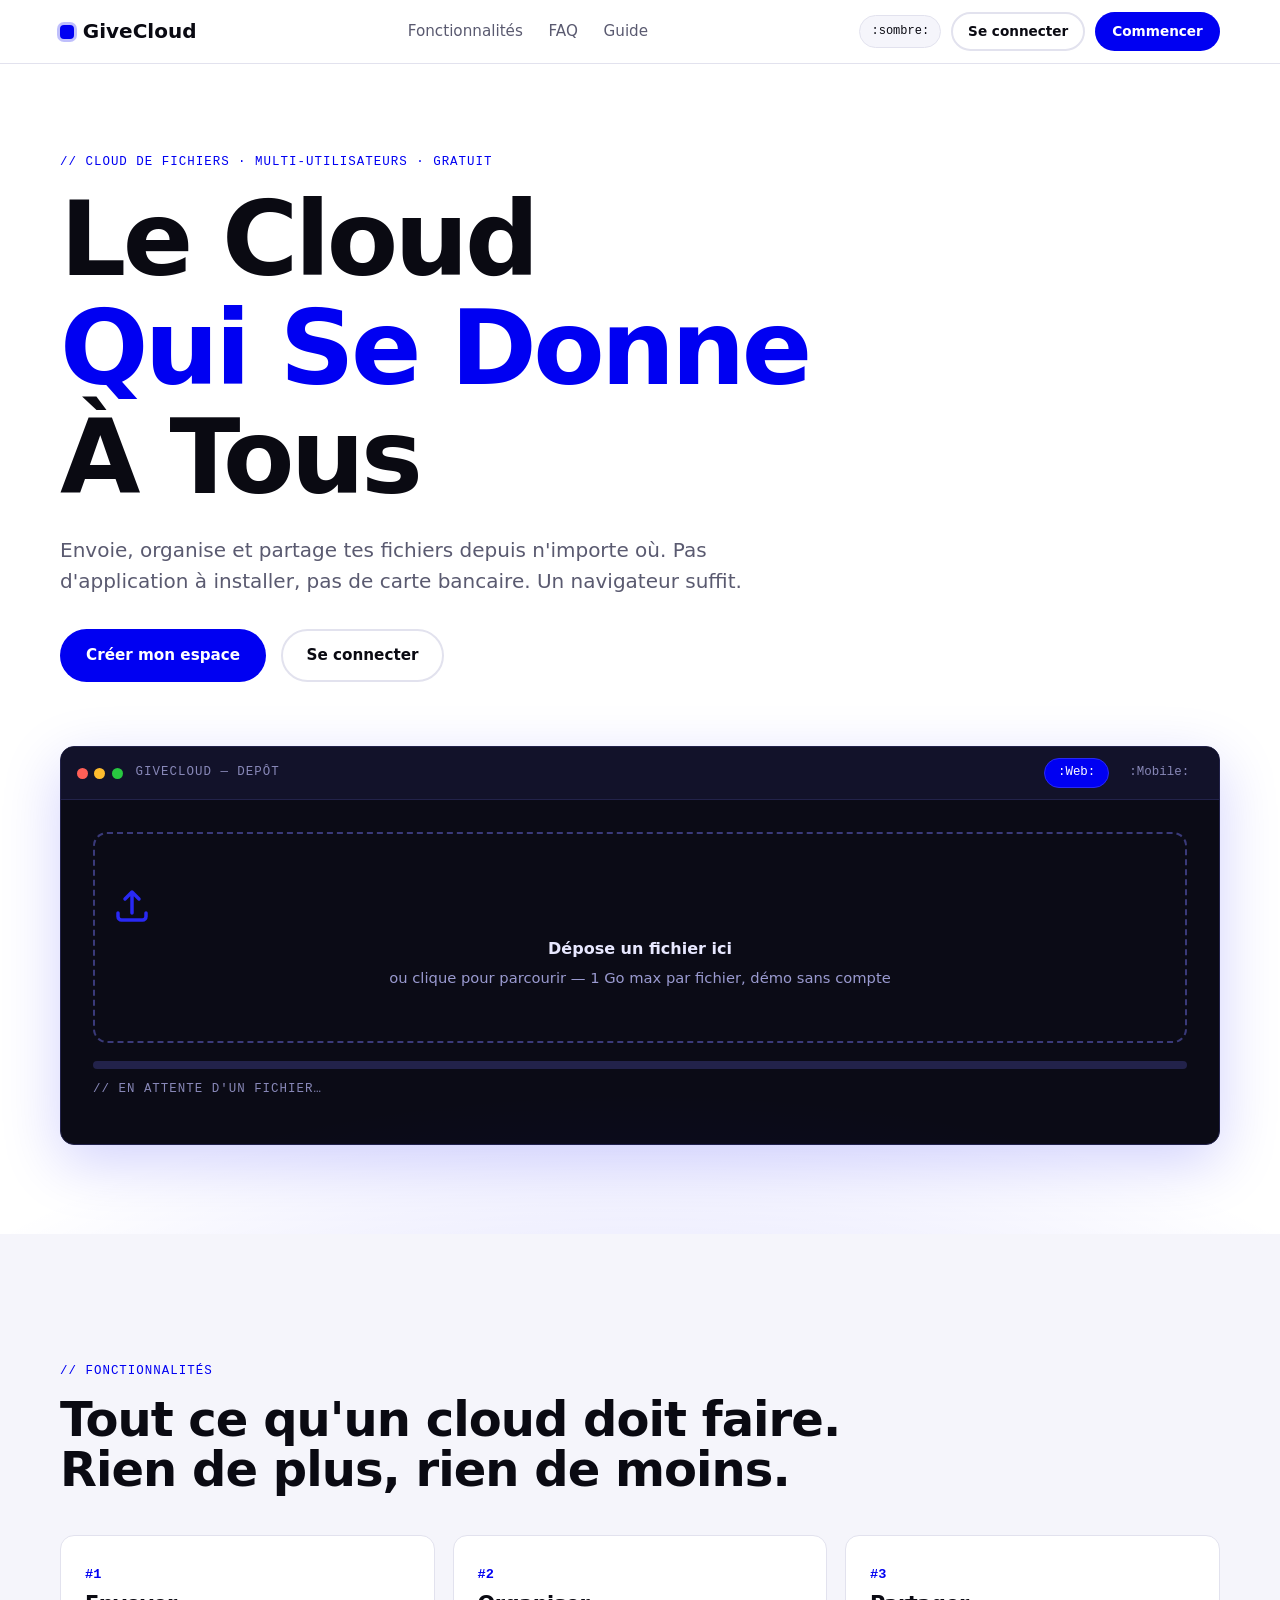
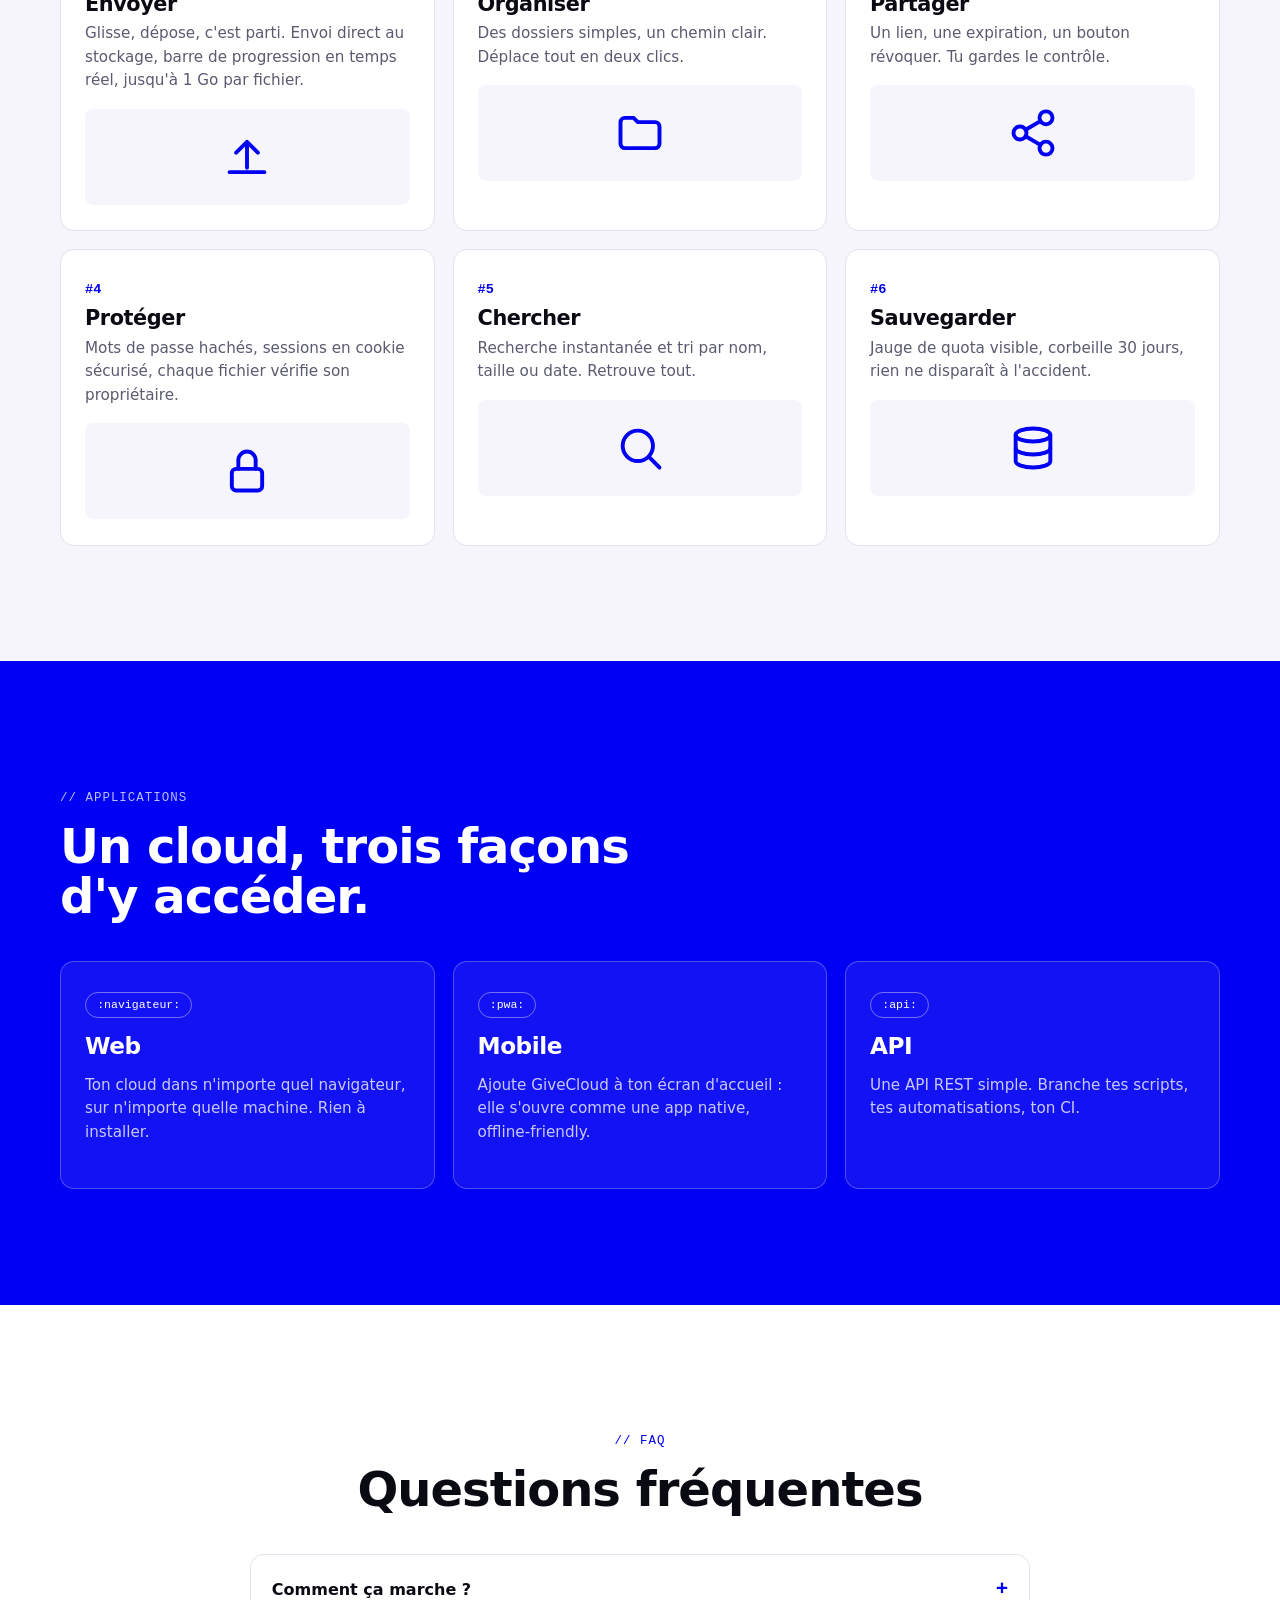
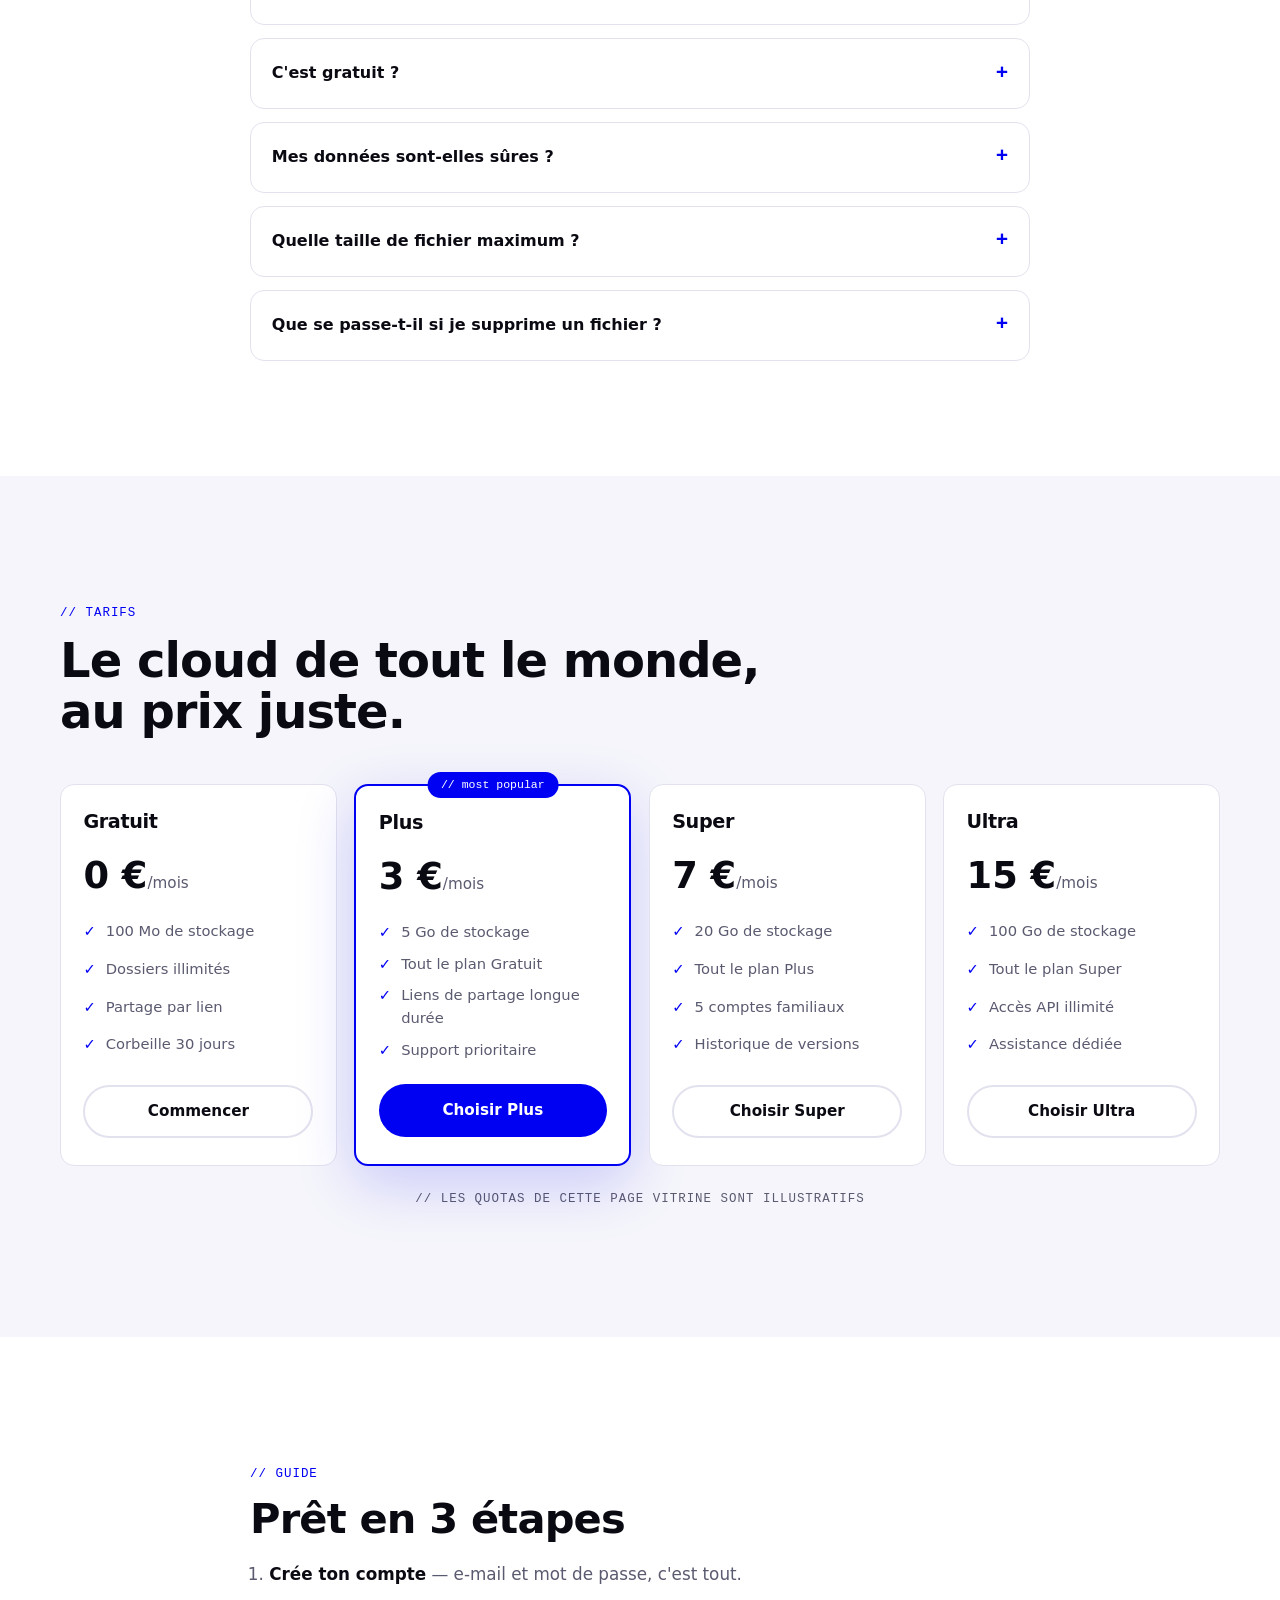
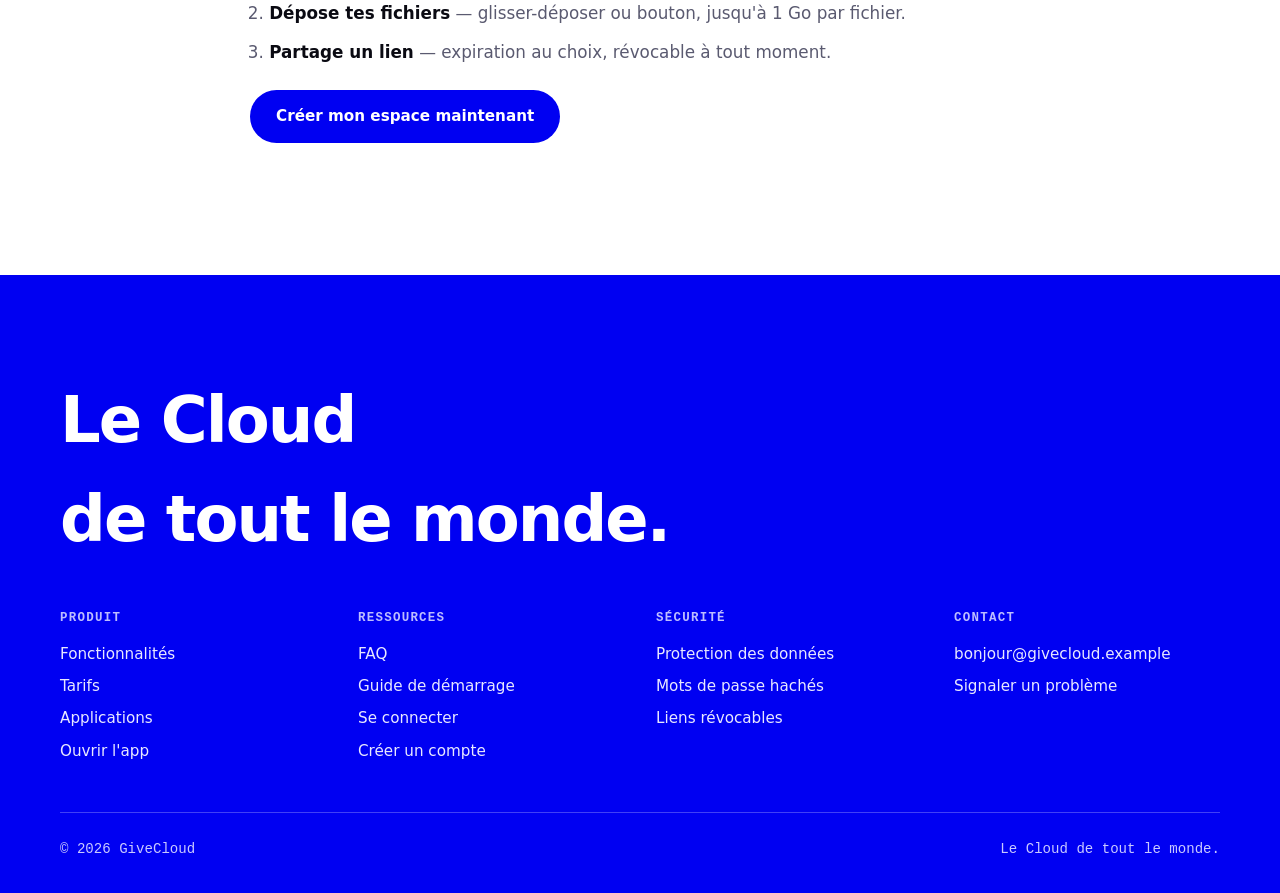
<file: frontend/index.html>
<!DOCTYPE html>
<html lang="fr" data-theme="clair">
<head>
  <meta charset="UTF-8">
  <meta name="viewport" content="width=device-width, initial-scale=1">
  <meta name="theme-color" content="#0000f2">
  <!-- CSP stricte : uniquement nos ressources + Google Fonts. Aucun script externe. -->
  <meta http-equiv="Content-Security-Policy" content="default-src 'self'; script-src 'self'; style-src 'self' 'unsafe-inline' https://fonts.googleapis.com; font-src https://fonts.gstatic.com; img-src 'self' data:; connect-src 'self'; object-src 'none'; base-uri 'none'; form-action 'self'; frame-ancestors 'none'">
  <meta name="description" content="GiveCloud — le cloud de stockage de fichiers qui se donne à tous. Envoyer, organiser, partager. Gratuit.">
  <title>GiveCloud — Le cloud qui se donne à tous</title>
  <link rel="preconnect" href="https://fonts.googleapis.com">
  <link rel="preconnect" href="https://fonts.gstatic.com" crossorigin>
  <link href="https://fonts.googleapis.com/css2?family=Space+Grotesk:wght@400;500;700&family=JetBrains+Mono:wght@400;600&display=swap" rel="stylesheet">
  <link rel="stylesheet" href="css/style.css">
  <link rel="icon" href="data:image/svg+xml,%3Csvg xmlns='http://www.w3.org/2000/svg' viewBox='0 0 32 32'%3E%3Crect width='32' height='32' rx='8' fill='%230000f2'/%3E%3Cpath d='M8 18c0-4.4 3.6-8 8-8s8 3.6 8 8' stroke='white' stroke-width='3' fill='none' stroke-linecap='round'/%3E%3Ccircle cx='16' cy='22' r='3' fill='white'/%3E%3C/svg%3E">
</head>
<body>

  <!-- ═════════ Navigation sticky ═════════ -->
  <header class="nav">
    <div class="conteneur nav-inner">
      <a class="nav-logo" href="index.html">
        <span class="pastille" aria-hidden="true"></span>GiveCloud
      </a>
      <nav class="nav-liens" aria-label="Navigation principale">
        <a href="#fonctionnalites">Fonctionnalités</a>
        <a href="#faq">FAQ</a>
        <a href="#guide">Guide</a>
      </nav>
      <div class="nav-actions">
        <button class="bascule-theme" id="btn-theme" type="button" aria-label="Basculer le mode sombre">:thème:</button>
        <a class="btn btn-contour btn-petit" href="login.html">Se connecter</a>
        <a class="btn btn-bleu btn-petit" href="login.html?mode=inscription">Commencer</a>
        <button class="nav-burger" id="btn-burger" type="button" aria-label="Ouvrir le menu" aria-expanded="false">☰</button>
      </div>
    </div>
  </header>
  <div class="menu-mobile" id="menu-mobile">
    <a href="#fonctionnalites">Fonctionnalités</a>
    <a href="#applications">Applications</a>
    <a href="#faq">FAQ</a>
    <a href="#tarifs">Tarifs</a>
    <a href="login.html">Se connecter</a>
    <a href="login.html?mode=inscription"><strong>Commencer</strong></a>
  </div>

  <main>
    <!-- ═════════ Hero plein écran ═════════ -->
    <section class="hero">
      <div class="conteneur">
        <p class="label-mono">// cloud de fichiers · multi-utilisateurs · gratuit</p>
        <h1 class="hero-titre">
          Le Cloud<br>
          <span class="ligne2">Qui Se Donne</span><br>
          À Tous
        </h1>
        <p class="hero-sous">
          Envoie, organise et partage tes fichiers depuis n'importe où.
          Pas d'application à installer, pas de carte bancaire. Un navigateur suffit.
        </p>
        <div class="hero-ctas">
          <a class="btn btn-bleu" href="login.html?mode=inscription">Créer mon espace</a>
          <a class="btn btn-contour" href="login.html">Se connecter</a>
        </div>

        <!-- Carte façon terminal avec onglets :Web: :Mobile: et démo upload -->
        <div class="terminal reveler" role="region" aria-label="Démonstration de l'interface">
          <div class="terminal-barre">
            <div class="terminal-pastilles" aria-hidden="true"><span></span><span></span><span></span></div>
            <span class="label-mono" style="color:#8888b8">givecloud — depôt</span>
            <div class="terminal-onglets" role="tablist" aria-label="Type d'appareil">
              <button class="terminal-onglet" role="tab" id="tab-web" aria-selected="true" aria-controls="panneau-web" type="button">:Web:</button>
              <button class="terminal-onglet" role="tab" id="tab-mobile" aria-selected="false" aria-controls="panneau-mobile" type="button">:Mobile:</button>
            </div>
          </div>
          <div class="terminal-corps">
            <div id="panneau-web" role="tabpanel" aria-labelledby="tab-web">
              <div class="zone-depot" id="zone-depot-demo">
                <div class="ico" aria-hidden="true">
                  <svg width="42" height="42" viewBox="0 0 24 24" fill="none" stroke="currentColor" stroke-width="2" stroke-linecap="round"><path d="M12 16V4m0 0l-4 4m4-4l4 4"/><path d="M4 16v2a2 2 0 002 2h12a2 2 0 002-2v-2"/></svg>
                </div>
                <strong>Dépose un fichier ici</strong>
                <p>ou clique pour parcourir — 1 Go max par fichier, démo sans compte</p>
                <input type="file" id="input-demo" class="sr-only" aria-hidden="true" tabindex="-1">
              </div>
              <div class="barre-progression" role="progressbar" aria-label="Progression de la démonstration" aria-valuemin="0" aria-valuemax="100" aria-valuenow="0"><div id="barre-demo"></div></div>
              <p id="statut-demo" class="label-mono" style="color:#8888b8; margin-top:.7rem">// en attente d'un fichier…</p>
            </div>
            <div id="panneau-mobile" role="tabpanel" aria-labelledby="tab-mobile" hidden>
              <div class="zone-depot">
                <div class="ico" aria-hidden="true">
                  <svg width="42" height="42" viewBox="0 0 24 24" fill="none" stroke="currentColor" stroke-width="2" stroke-linecap="round"><rect x="7" y="2" width="10" height="20" rx="2"/><circle cx="12" cy="18" r="1" fill="currentColor"/></svg>
                </div>
                <strong>Même chose, dans ta poche</strong>
                <p>GiveCloud fonctionne comme une app : ajoute la page à ton écran d'accueil (PWA).</p>
                <p style="color:#6a6a9a">// le glisser-déposer devient « partager vers GiveCloud »</p>
              </div>
            </div>
          </div>
        </div>
      </div>
    </section>

    <!-- ═════════ Fonctionnalités ═════════ -->
    <section class="section section-alt" id="fonctionnalites">
      <div class="conteneur">
        <p class="label-mono reveler">// fonctionnalités</p>
        <h2 class="reveler" style="font-size:clamp(1.9rem,4.5vw,3rem)">Tout ce qu'un cloud doit faire.<br>Rien de plus, rien de moins.</h2>
        <div class="grille-features" style="margin-top:2.5rem">

          <article class="carte-feature reveler">
            <span class="num">#1</span>
            <h3>Envoyer</h3>
            <p>Glisse, dépose, c'est parti. Envoi direct au stockage, barre de progression en temps réel, jusqu'à 1 Go par fichier.</p>
            <div class="illu" aria-hidden="true">
              <svg width="52" height="52" viewBox="0 0 24 24" fill="none" stroke="currentColor" stroke-width="1.8" stroke-linecap="round"><path d="M12 17V5m0 0l-5 5m5-5l5 5"/><path d="M4 19h16"/></svg>
            </div>
          </article>

          <article class="carte-feature reveler">
            <span class="num">#2</span>
            <h3>Organiser</h3>
            <p>Des dossiers simples, un chemin clair. Déplace tout en deux clics.</p>
            <div class="illu" aria-hidden="true">
              <svg width="52" height="52" viewBox="0 0 24 24" fill="none" stroke="currentColor" stroke-width="1.8" stroke-linecap="round"><path d="M3 7a2 2 0 012-2h4l2 2h8a2 2 0 012 2v8a2 2 0 01-2 2H5a2 2 0 01-2-2V7z"/></svg>
            </div>
          </article>

          <article class="carte-feature reveler">
            <span class="num">#3</span>
            <h3>Partager</h3>
            <p>Un lien, une expiration, un bouton révoquer. Tu gardes le contrôle.</p>
            <div class="illu" aria-hidden="true">
              <svg width="52" height="52" viewBox="0 0 24 24" fill="none" stroke="currentColor" stroke-width="1.8" stroke-linecap="round"><circle cx="18" cy="5" r="3"/><circle cx="6" cy="12" r="3"/><circle cx="18" cy="19" r="3"/><path d="M8.6 13.5l6.8 4M15.4 6.5l-6.8 4"/></svg>
            </div>
          </article>

          <article class="carte-feature reveler">
            <span class="num">#4</span>
            <h3>Protéger</h3>
            <p>Mots de passe hachés, sessions en cookie sécurisé, chaque fichier vérifie son propriétaire.</p>
            <div class="illu" aria-hidden="true">
              <svg width="52" height="52" viewBox="0 0 24 24" fill="none" stroke="currentColor" stroke-width="1.8" stroke-linecap="round"><rect x="5" y="11" width="14" height="10" rx="2"/><path d="M8 11V7a4 4 0 018 0v4"/></svg>
            </div>
          </article>

          <article class="carte-feature reveler">
            <span class="num">#5</span>
            <h3>Chercher</h3>
            <p>Recherche instantanée et tri par nom, taille ou date. Retrouve tout.</p>
            <div class="illu" aria-hidden="true">
              <svg width="52" height="52" viewBox="0 0 24 24" fill="none" stroke="currentColor" stroke-width="1.8" stroke-linecap="round"><circle cx="11" cy="11" r="7"/><path d="M21 21l-4.3-4.3"/></svg>
            </div>
          </article>

          <article class="carte-feature reveler">
            <span class="num">#6</span>
            <h3>Sauvegarder</h3>
            <p>Jauge de quota visible, corbeille 30 jours, rien ne disparaît à l'accident.</p>
            <div class="illu" aria-hidden="true">
              <svg width="52" height="52" viewBox="0 0 24 24" fill="none" stroke="currentColor" stroke-width="1.8" stroke-linecap="round"><ellipse cx="12" cy="6" rx="8" ry="3"/><path d="M4 6v6c0 1.7 3.6 3 8 3s8-1.3 8-3V6"/><path d="M4 12v6c0 1.7 3.6 3 8 3s8-1.3 8-3v-6"/></svg>
            </div>
          </article>

        </div>
      </div>
    </section>

    <!-- ═════════ Applications ═════════ -->
    <section class="section section-bleu" id="applications">
      <div class="conteneur">
        <p class="label-mono reveler">// applications</p>
        <h2 class="reveler" style="font-size:clamp(1.9rem,4.5vw,3rem)">Un cloud, trois façons<br>d'y accéder.</h2>
        <div class="grille-apps" style="margin-top:2.5rem">
          <article class="carte-app reveler">
            <span class="badge-plat">:navigateur:</span>
            <h3>Web</h3>
            <p>Ton cloud dans n'importe quel navigateur, sur n'importe quelle machine. Rien à installer.</p>
          </article>
          <article class="carte-app reveler">
            <span class="badge-plat">:pwa:</span>
            <h3>Mobile</h3>
            <p>Ajoute GiveCloud à ton écran d'accueil : elle s'ouvre comme une app native, offline-friendly.</p>
          </article>
          <article class="carte-app reveler">
            <span class="badge-plat">:api:</span>
            <h3>API</h3>
            <p>Une API REST simple. Branche tes scripts, tes automatisations, ton CI.</p>
          </article>
        </div>
      </div>
    </section>

    <!-- ═════════ FAQ ═════════ -->
    <section class="section" id="faq">
      <div class="conteneur">
        <p class="label-mono reveler" style="text-align:center">// faq</p>
        <h2 class="reveler" style="text-align:center; font-size:clamp(1.9rem,4.5vw,3rem); margin-bottom:2.5rem">Questions fréquentes</h2>
        <div class="faq-liste">
          <details class="faq-item reveler">
            <summary>Comment ça marche ?</summary>
            <div class="reponse">Tu crées un compte, tu déposes tes fichiers, ils sont stockés dans un espace chiffré en transit. Un petit serveur (API Vercel) s'occupe de l'authentification et de la validation, et les fichiers partent directement vers le stockage objet Cloudflare R2. Toi, tu vois juste une liste de fichiers.</div>
          </details>
          <details class="faq-item reveler">
            <summary>C'est gratuit ?</summary>
            <div class="reponse">Oui, l'offre Gratuit donne 100 Mo de stockage, des dossiers, du partage et la corbeille. Les offres Plus, Super et Ultra agrandissent le quota. Aucune carte bancaire n'est demandée pour commencer.</div>
          </details>
          <details class="faq-item reveler">
            <summary>Mes données sont-elles sûres ?</summary>
            <div class="reponse">Les mots de passe sont hachés (PBKDF2, sel unique), les sessions vivent en cookie HttpOnly sécurisé, et chaque requête vérifie que le fichier t'appartient bien. Le stockage est chez Cloudflare R2 (chiffrement en transit et au repos), protégé par leur infrastructure ; le service ne lit jamais tes mots de passe en clair.</div>
          </details>
          <details class="faq-item reveler">
            <summary>Quelle taille de fichier maximum ?</summary>
            <div class="reponse">1 Go par fichier (limite technique de stockage objet). La limite est vérifiée côté navigateur pour l'expérience, et côté serveur pour la sécurité — contourner le front ne sert à rien.</div>
          </details>
          <details class="faq-item reveler">
            <summary>Que se passe-t-il si je supprime un fichier ?</summary>
            <div class="reponse">Il part en corbeille pendant 30 jours : tu peux le restaurer à tout moment. Après 30 jours, il est définitivement purgé. Les liens de partage associés meurent avec lui.</div>
          </details>
        </div>
      </div>
    </section>

    <!-- ═════════ Tarifs ═════════ -->
    <section class="section section-alt" id="tarifs">
      <div class="conteneur">
        <p class="label-mono reveler">// tarifs</p>
        <h2 class="reveler" style="font-size:clamp(1.9rem,4.5vw,3rem)">Le cloud de tout le monde,<br>au prix juste.</h2>
        <div class="grille-tarifs" style="margin-top:3rem">

          <article class="carte-tarif reveler">
            <h3>Gratuit</h3>
            <p class="prix">0 €<span>/mois</span></p>
            <ul>
              <li>100 Mo de stockage</li>
              <li>Dossiers illimités</li>
              <li>Partage par lien</li>
              <li>Corbeille 30 jours</li>
            </ul>
            <a class="btn btn-contour" href="login.html?mode=inscription">Commencer</a>
          </article>

          <article class="carte-tarif populaire reveler">
            <span class="badge-populaire">// most popular</span>
            <h3>Plus</h3>
            <p class="prix">3 €<span>/mois</span></p>
            <ul>
              <li>5 Go de stockage</li>
              <li>Tout le plan Gratuit</li>
              <li>Liens de partage longue durée</li>
              <li>Support prioritaire</li>
            </ul>
            <a class="btn btn-bleu" href="login.html?mode=inscription">Choisir Plus</a>
          </article>

          <article class="carte-tarif reveler">
            <h3>Super</h3>
            <p class="prix">7 €<span>/mois</span></p>
            <ul>
              <li>20 Go de stockage</li>
              <li>Tout le plan Plus</li>
              <li>5 comptes familiaux</li>
              <li>Historique de versions</li>
            </ul>
            <a class="btn btn-contour" href="login.html?mode=inscription">Choisir Super</a>
          </article>

          <article class="carte-tarif reveler">
            <h3>Ultra</h3>
            <p class="prix">15 €<span>/mois</span></p>
            <ul>
              <li>100 Go de stockage</li>
              <li>Tout le plan Super</li>
              <li>Accès API illimité</li>
              <li>Assistance dédiée</li>
            </ul>
            <a class="btn btn-contour" href="login.html?mode=inscription">Choisir Ultra</a>
          </article>

        </div>
        <p class="label-mono reveler" style="text-align:center; margin-top:1.5rem; color:var(--muted)">// les quotas de cette page vitrine sont illustratifs</p>
      </div>
    </section>

    <!-- ═════════ Guide (ancre pour la nav) ═════════ -->
    <section class="section" id="guide">
      <div class="conteneur" style="max-width:780px">
        <p class="label-mono reveler">// guide</p>
        <h2 class="reveler" style="font-size:clamp(1.9rem,4.5vw,2.6rem)">Prêt en 3 étapes</h2>
        <ol class="reveler" style="color:var(--muted); font-size:1.05rem; display:grid; gap:.8rem; padding-left:1.2rem">
          <li><strong style="color:var(--fg)">Crée ton compte</strong> — e-mail et mot de passe, c'est tout.</li>
          <li><strong style="color:var(--fg)">Dépose tes fichiers</strong> — glisser-déposer ou bouton, jusqu'à 1 Go par fichier.</li>
          <li><strong style="color:var(--fg)">Partage un lien</strong> — expiration au choix, révocable à tout moment.</li>
        </ol>
        <p style="margin-top:1.6rem"><a class="btn btn-bleu reveler" href="login.html?mode=inscription">Créer mon espace maintenant</a></p>
      </div>
    </section>
  </main>

  <!-- ═════════ Footer imposant ═════════ -->
  <footer class="footer">
    <div class="conteneur">
      <p class="footer-slogan">Le Cloud<br>de tout le monde.</p>
      <div class="footer-cols">
        <div>
          <h4>Produit</h4>
          <a href="#fonctionnalites">Fonctionnalités</a>
          <a href="#tarifs">Tarifs</a>
          <a href="#applications">Applications</a>
          <a href="app.html">Ouvrir l'app</a>
        </div>
        <div>
          <h4>Ressources</h4>
          <a href="#faq">FAQ</a>
          <a href="#guide">Guide de démarrage</a>
          <a href="login.html">Se connecter</a>
          <a href="login.html?mode=inscription">Créer un compte</a>
        </div>
        <div>
          <h4>Sécurité</h4>
          <a href="#faq">Protection des données</a>
          <a href="#faq">Mots de passe hachés</a>
          <a href="#faq">Liens révocables</a>
        </div>
        <div>
          <h4>Contact</h4>
          <a href="mailto:bonjour@givecloud.example">bonjour@givecloud.example</a>
          <a href="#faq">Signaler un problème</a>
        </div>
      </div>
      <div class="footer-bas">
        <span>© 2026 GiveCloud</span>
        <span>Le Cloud de tout le monde.</span>
      </div>
    </div>
  </footer>

  <div class="toasts" id="toasts" aria-live="polite"></div>
  <script src="js/theme.js" defer></script>
  <script src="js/landing.js" defer></script>
</body>
</html>
</file>
<file: frontend/css/style.css>
/* ═══════════════════════════════════════════════════════════════
   GiveCloud — design system
   Insp : hermes-agent.nousresearch.com — bleu électrique #0000f2,
   titres géométriques très gras, labels monospace (#1, //, :label:)
   ═══════════════════════════════════════════════════════════════ */

/* ── Jetons de conception ── */
:root {
  --bleu: #0000f2;
  --bleu-clair: #3d3dff;
  --bleu-nuit: #00009e;
  --bleu-pale: #e8e8ff;
  --bg: #ffffff;
  --fg: #0a0a12;
  --muted: #5a5a70;
  --border: #e2e2ee;
  --surface: #f5f5fb;
  --surface-2: #ececf6;
  --rouge: #d9003a;
  --vert: #0a8f4a;
  --radius: 14px;
  --radius-petit: 8px;
  --ombre: 0 10px 40px rgba(10, 10, 30, 0.10);
  --ombre-forte: 0 18px 60px rgba(0, 0, 242, 0.18);
  --font-titre: 'Space Grotesk', 'Segoe UI', system-ui, sans-serif;
  --font-corps: 'Space Grotesk', 'Segoe UI', system-ui, sans-serif;
  --font-mono: 'JetBrains Mono', ui-monospace, 'Cascadia Mono', monospace;
  --nav-h: 64px;
}

[data-theme='sombre'] {
  --bg: #06060e;
  --fg: #f0f0f8;
  --muted: #9a9ab4;
  --border: #22223a;
  --surface: #0e0e1a;
  --surface-2: #16162a;
  --bleu-pale: #12123a;
  --ombre: 0 10px 40px rgba(0, 0, 0, 0.5);
}

/* ── Réinitialisation légère ── */
*, *::before, *::after { box-sizing: border-box; }
html { scroll-behavior: smooth; -webkit-text-size-adjust: 100%; }
body {
  margin: 0;
  font-family: var(--font-corps);
  background-color: var(--bg);
  background-image: var(--fond-image, none);
  background-attachment: fixed;
  background-repeat: no-repeat;
  color: var(--fg);
  line-height: 1.55;
  font-size: 16px;
}
img, svg { display: block; max-width: 100%; }
button, input, select, textarea { font: inherit; color: inherit; }
a { color: var(--bleu); text-decoration: none; }
a:hover { text-decoration: underline; }

/* Accessibilité : focus toujours visible */
:focus-visible {
  outline: 3px solid var(--bleu);
  outline-offset: 2px;
  border-radius: 4px;
}
.sr-only {
  position: absolute; width: 1px; height: 1px;
  padding: 0; margin: -1px; overflow: hidden;
  clip: rect(0 0 0 0); white-space: nowrap; border: 0;
}

/* ── Typographie ── */
h1, h2, h3 { font-family: var(--font-titre); font-weight: 700; line-height: 1.05; margin: 0 0 .5em; letter-spacing: -0.02em; }
.label-mono {
  font-family: var(--font-mono);
  font-size: .78rem;
  font-weight: 500;
  letter-spacing: .08em;
  text-transform: uppercase;
  color: var(--bleu);
}
[data-theme='sombre'] .label-mono { color: var(--bleu-clair); }
.section-bleu .label-mono { color: #bdbdff; }

/* ── Conteneurs ── */
.conteneur { width: min(1160px, 100% - 2.5rem); margin-inline: auto; }
.section { padding: clamp(4rem, 9vw, 7.5rem) 0; }
.section-bleu { background: var(--bleu); color: #fff; }
.section-bleu h2, .section-bleu h3 { color: #fff; }
.section-alt { background: var(--surface); }

/* ── Boutons ── */
.btn {
  display: inline-flex; align-items: center; justify-content: center; gap: .5rem;
  padding: .8rem 1.5rem;
  border-radius: 999px;
  border: 2px solid transparent;
  font-weight: 700;
  font-size: .95rem;
  cursor: pointer;
  transition: transform .15s ease, box-shadow .15s ease, background .15s ease, color .15s ease;
  text-decoration: none !important;
  white-space: nowrap;
}
.btn:active { transform: scale(.97); }
.btn-bleu { background: var(--bleu); color: #fff; }
.btn-bleu:hover { background: var(--bleu-clair); box-shadow: var(--ombre-forte); transform: translateY(-2px); }
.btn-blanc { background: #fff; color: var(--bleu); }
.btn-blanc:hover { box-shadow: 0 12px 36px rgba(255,255,255,.35); transform: translateY(-2px); }
.btn-contour { background: transparent; color: var(--fg); border-color: var(--border); }
.btn-contour:hover { border-color: var(--bleu); color: var(--bleu); }
.section-bleu .btn-contour { color: #fff; border-color: rgba(255,255,255,.4); }
.section-bleu .btn-contour:hover { border-color: #fff; background: rgba(255,255,255,.08); }
.btn-petit { padding: .45rem .95rem; font-size: .85rem; }
.btn-danger { background: var(--rouge); color: #fff; }
.btn-danger:hover { filter: brightness(1.12); }
.btn[disabled] { opacity: .55; cursor: not-allowed; transform: none !important; }

/* ── Navigation sticky ── */
.nav {
  position: sticky; top: 0; z-index: 100;
  height: var(--nav-h);
  background: color-mix(in srgb, var(--bg) 82%, transparent);
  backdrop-filter: blur(14px);
  -webkit-backdrop-filter: blur(14px);
  border-bottom: 1px solid var(--border);
}
.nav-inner {
  height: 100%;
  display: flex; align-items: center; justify-content: space-between;
  gap: 1rem;
}
.nav-logo {
  font-family: var(--font-titre);
  font-weight: 700; font-size: 1.25rem;
  color: var(--fg) !important;
  display: flex; align-items: center; gap: .55rem;
  text-decoration: none !important;
}
.nav-logo .pastille {
  width: 14px; height: 14px; border-radius: 4px;
  background: var(--bleu);
  box-shadow: 0 0 0 3px color-mix(in srgb, var(--bleu) 25%, transparent);
}
.nav-liens { display: none; gap: 1.6rem; align-items: center; }
.nav-liens a { color: var(--muted); font-weight: 500; font-size: .95rem; }
.nav-liens a:hover { color: var(--bleu); text-decoration: none; }
.nav-actions { display: flex; gap: .6rem; align-items: center; }
.nav-burger {
  display: inline-flex; background: none; border: 1px solid var(--border);
  border-radius: var(--radius-petit); padding: .45rem .6rem; cursor: pointer;
}
@media (min-width: 860px) {
  .nav-liens { display: flex; }
  .nav-burger { display: none; }
}
.menu-mobile {
  display: none;
  position: fixed; inset: var(--nav-h) 0 auto 0; z-index: 99;
  background: var(--bg);
  border-bottom: 1px solid var(--border);
  padding: 1rem 1.25rem 1.4rem;
  flex-direction: column; gap: .9rem;
  box-shadow: var(--ombre);
}
.menu-mobile.ouvert { display: flex; }
.menu-mobile a { color: var(--fg); font-weight: 600; }
/* Sur très petits écrans, on masque les boutons d'auth de la barre (ils restent dans le menu). */
@media (max-width: 560px) {
  .nav-actions .btn-contour,
  .nav-actions .btn-bleu { display: none; }
}

/* ── Bascule de thème ── */
.bascule-theme {
  background: var(--surface); border: 1px solid var(--border);
  border-radius: 999px; padding: .4rem .7rem; cursor: pointer;
  font-family: var(--font-mono); font-size: .75rem;
}
.bascule-theme:hover { border-color: var(--bleu); }

/* ── Hero ── */
.hero {
  min-height: calc(100svh - var(--nav-h));
  display: flex; flex-direction: column; justify-content: center;
  padding: clamp(2.5rem, 6vw, 5rem) 0 clamp(3rem, 7vw, 6rem);
  position: relative;
  overflow: hidden;
}
.hero::before {
  content: '';
  position: absolute; inset: auto -20% -55% -20%;
  height: 70%;
  background: radial-gradient(ellipse at center, color-mix(in srgb, var(--bleu) 16%, transparent), transparent 65%);
  pointer-events: none;
}
.hero-titre {
  font-size: clamp(2.6rem, 9vw, 6.5rem);
  font-weight: 700;
  letter-spacing: -0.035em;
  margin: 0 0 1.4rem;
}
.hero-titre .ligne2 { color: var(--bleu); }
.hero-sous {
  font-size: clamp(1.02rem, 2vw, 1.25rem);
  color: var(--muted);
  max-width: 56ch;
  margin: 0 0 2rem;
}
.hero-ctas { display: flex; flex-wrap: wrap; gap: .9rem; margin-bottom: clamp(2.5rem, 6vw, 4rem); }

/* ── Carte terminal (démo upload) ── */
.terminal {
  background: #0b0b16;
  border: 1px solid #22224a;
  border-radius: var(--radius);
  box-shadow: var(--ombre-forte);
  overflow: hidden;
  color: #e8e8ff;
}
.terminal-barre {
  display: flex; align-items: center; gap: .8rem;
  padding: .7rem 1rem;
  background: #12122a;
  border-bottom: 1px solid #22224a;
}
.terminal-pastilles { display: flex; gap: .4rem; }
.terminal-pastilles span { width: 11px; height: 11px; border-radius: 50%; }
.terminal-pastilles span:nth-child(1) { background: #ff5f57; }
.terminal-pastilles span:nth-child(2) { background: #febc2e; }
.terminal-pastilles span:nth-child(3) { background: #28c840; }
.terminal-onglets { display: flex; gap: .4rem; margin-left: auto; }
.terminal-onglet {
  font-family: var(--font-mono); font-size: .78rem;
  background: transparent; color: #8888b8;
  border: 1px solid transparent; border-radius: 999px;
  padding: .25rem .8rem; cursor: pointer;
}
.terminal-onglet[aria-selected='true'] {
  color: #fff; background: var(--bleu); border-color: var(--bleu-clair);
}
.terminal-corps { padding: clamp(1.2rem, 3vw, 2rem); }
.zone-depot {
  border: 2px dashed #3a3a7a;
  border-radius: var(--radius);
  padding: clamp(1.8rem, 5vw, 3.2rem) 1rem;
  text-align: center;
  transition: border-color .2s, background .2s;
}
.zone-depot.survol { border-color: var(--bleu-clair); background: rgba(61,61,255,.08); }
.zone-depot p { margin: .35rem 0 0; color: #9a9ad0; font-size: .92rem; }
.zone-depot .ico { margin: 0 auto .6rem; color: var(--bleu-clair); }
.barre-progression {
  height: 8px; border-radius: 999px; background: #22224a;
  overflow: hidden; margin-top: 1.1rem;
}
.barre-progression > div {
  height: 100%; width: 0%;
  background: linear-gradient(90deg, var(--bleu), #6a6aff);
  border-radius: 999px;
  transition: width .2s ease;
}

/* ── Grille de fonctionnalités ── */
.grille-features {
  display: grid; gap: 1.1rem;
  grid-template-columns: 1fr;
}
@media (min-width: 640px) { .grille-features { grid-template-columns: repeat(2, 1fr); } }
@media (min-width: 980px) { .grille-features { grid-template-columns: repeat(3, 1fr); } }
.carte-feature {
  background: var(--bg);
  border: 1px solid var(--border);
  border-radius: var(--radius);
  padding: 1.6rem 1.5rem;
  transition: transform .2s ease, box-shadow .2s ease, border-color .2s ease;
}
.carte-feature:hover {
  transform: translateY(-5px);
  border-color: var(--bleu);
  box-shadow: var(--ombre-forte);
}
.carte-feature .num { font-family: var(--font-mono); color: var(--bleu); font-weight: 600; font-size: .85rem; }
.carte-feature h3 { font-size: 1.3rem; margin: .5rem 0 .4rem; }
.carte-feature p { color: var(--muted); margin: 0 0 1rem; font-size: .95rem; }
.carte-feature .illu {
  width: 100%; height: 96px;
  border-radius: var(--radius-petit);
  background: var(--surface);
  display: flex; align-items: center; justify-content: center;
  color: var(--bleu);
}

/* ── Cartes applications ── */
.grille-apps { display: grid; gap: 1.1rem; grid-template-columns: 1fr; }
@media (min-width: 760px) { .grille-apps { grid-template-columns: repeat(3, 1fr); } }
.carte-app {
  border: 1px solid rgba(255,255,255,.25);
  background: rgba(255,255,255,.07);
  border-radius: var(--radius);
  padding: 1.8rem 1.5rem;
  transition: background .2s, transform .2s;
}
.carte-app:hover { background: rgba(255,255,255,.13); transform: translateY(-4px); }
.carte-app h3 { font-size: 1.45rem; }
.carte-app p { color: #c9c9ff; font-size: .95rem; }
.carte-app .badge-plat {
  font-family: var(--font-mono); font-size: .72rem;
  border: 1px solid rgba(255,255,255,.4);
  border-radius: 999px; padding: .2rem .7rem;
  display: inline-block; margin-bottom: 1rem;
}

/* ── FAQ ── */
.faq-liste { max-width: 780px; margin-inline: auto; display: grid; gap: .8rem; }
.faq-item {
  border: 1px solid var(--border);
  border-radius: var(--radius);
  background: var(--bg);
  overflow: hidden;
}
.faq-item summary {
  cursor: pointer;
  list-style: none;
  padding: 1.15rem 1.3rem;
  font-weight: 600;
  display: flex; justify-content: space-between; align-items: center; gap: 1rem;
}
.faq-item summary::-webkit-details-marker { display: none; }
.faq-item summary::after {
  content: '+';
  font-family: var(--font-mono); font-size: 1.3rem; color: var(--bleu);
  transition: transform .2s;
}
.faq-item[open] summary::after { transform: rotate(45deg); }
.faq-item .reponse { padding: 0 1.3rem 1.25rem; color: var(--muted); }

/* ── Tarifs ── */
.grille-tarifs { display: grid; gap: 1.1rem; grid-template-columns: 1fr; align-items: stretch; }
@media (min-width: 640px) { .grille-tarifs { grid-template-columns: repeat(2, 1fr); } }
@media (min-width: 1020px) { .grille-tarifs { grid-template-columns: repeat(4, 1fr); } }
.carte-tarif {
  background: var(--bg);
  border: 1px solid var(--border);
  border-radius: var(--radius);
  padding: 1.7rem 1.4rem;
  display: flex; flex-direction: column;
  position: relative;
}
.carte-tarif.populaire { border: 2px solid var(--bleu); box-shadow: var(--ombre-forte); }
.carte-tarif .badge-populaire {
  position: absolute; top: -14px; left: 50%; transform: translateX(-50%);
  background: var(--bleu); color: #fff;
  font-family: var(--font-mono); font-size: .72rem;
  padding: .25rem .85rem; border-radius: 999px;
  white-space: nowrap;
}
.carte-tarif h3 { font-size: 1.2rem; }
.carte-tarif .prix { font-size: 2.3rem; font-weight: 700; margin: .3rem 0 1rem; }
.carte-tarif .prix span { font-size: .95rem; color: var(--muted); font-weight: 500; }
.carte-tarif ul { list-style: none; padding: 0; margin: 0 0 1.4rem; display: grid; gap: .55rem; flex: 1; }
.carte-tarif li { color: var(--muted); font-size: .92rem; padding-left: 1.4rem; position: relative; }
.carte-tarif li::before { content: '✓'; position: absolute; left: 0; color: var(--bleu); font-weight: 700; }

/* ── Footer ── */
.footer { background: var(--bleu); color: #fff; padding: clamp(3.5rem, 8vw, 6rem) 0 2rem; }
.footer-slogan {
  font-size: clamp(2rem, 6vw, 4rem);
  font-weight: 700; letter-spacing: -0.03em;
  margin: 0 0 2.5rem;
}
.footer-cols {
  display: grid; gap: 2rem; grid-template-columns: repeat(2, 1fr);
  padding-bottom: 2.5rem; border-bottom: 1px solid rgba(255,255,255,.25);
}
@media (min-width: 820px) { .footer-cols { grid-template-columns: repeat(4, 1fr); } }
.footer-cols h4 { font-family: var(--font-mono); font-size: .78rem; letter-spacing: .1em; text-transform: uppercase; color: #bdbdff; margin: 0 0 .9rem; }
.footer-cols a { display: block; color: #e8e8ff; margin-bottom: .55rem; font-size: .95rem; }
.footer-cols a:hover { color: #fff; text-decoration: underline; }
.footer-bas {
  display: flex; flex-wrap: wrap; gap: 1rem; justify-content: space-between;
  padding-top: 1.6rem; font-size: .88rem; color: #c9c9ff;
  font-family: var(--font-mono);
}

/* ── Animations d'apparition au scroll ── */
.reveler { opacity: 0; transform: translateY(22px); transition: opacity .7s ease, transform .7s ease; }
.reveler.visible { opacity: 1; transform: none; }
@media (prefers-reduced-motion: reduce) {
  html { scroll-behavior: auto; }
  .reveler { opacity: 1; transform: none; transition: none; }
  .btn, .carte-feature, .carte-app { transition: none; }
}

/* ═════════ Pages application (login + app) ═════════ */

.page-centree {
  min-height: calc(100svh - var(--nav-h));
  display: grid; place-items: center;
  padding: 2.5rem 1.25rem;
  background:
    radial-gradient(ellipse 60% 40% at 50% 0%, color-mix(in srgb, var(--bleu) 12%, transparent), transparent),
    var(--surface);
}
.carte-auth {
  width: min(430px, 100%);
  background: var(--bg);
  border: 1px solid var(--border);
  border-radius: var(--radius);
  box-shadow: var(--ombre);
  padding: 2.2rem 1.9rem;
}
.carte-auth h1 { font-size: 1.7rem; }
.onglets-auth { display: flex; gap: .4rem; margin: 1.2rem 0 1.5rem; background: var(--surface); border-radius: 999px; padding: .3rem; }
.onglets-auth button {
  flex: 1; border: none; background: transparent; cursor: pointer;
  padding: .55rem; border-radius: 999px; font-weight: 600; color: var(--muted);
}
.onglets-auth button[aria-selected='true'] { background: var(--bleu); color: #fff; }
.champ { display: grid; gap: .35rem; margin-bottom: 1rem; }
.champ label { font-family: var(--font-mono); font-size: .75rem; letter-spacing: .06em; text-transform: uppercase; color: var(--muted); }
.champ input {
  padding: .75rem .9rem;
  border: 1.5px solid var(--border);
  border-radius: var(--radius-petit);
  background: var(--bg);
  transition: border-color .15s;
}
.champ input:focus { border-color: var(--bleu); outline: none; }
.message-erreur {
  background: color-mix(in srgb, var(--rouge) 10%, transparent);
  color: var(--rouge);
  border: 1px solid color-mix(in srgb, var(--rouge) 35%, transparent);
  border-radius: var(--radius-petit);
  padding: .7rem .9rem; font-size: .9rem; margin-bottom: 1rem;
  display: none;
}
.message-erreur.visible { display: block; }
.message-info {
  background: var(--bleu-pale); color: var(--bleu);
  border-radius: var(--radius-petit); padding: .7rem .9rem;
  font-size: .9rem; margin-bottom: 1rem; display: none;
}
.message-info.visible { display: block; }

/* ═════════ app.html : le cloud ═════════ */
.app {
  display: grid;
  grid-template-columns: 1fr;
  min-height: 100svh;
}
@media (min-width: 900px) {
  .app { grid-template-columns: 264px 1fr; }
}

/* Sidebar bleue */
.sidebar {
  background: var(--bleu);
  color: #fff;
  padding: 1.2rem 1rem;
  display: flex; flex-direction: column; gap: 1.4rem;
}
@media (min-width: 900px) { .sidebar { min-height: 100svh; position: sticky; top: 0; height: 100svh; overflow-y: auto; } }
.sidebar-logo { font-weight: 700; font-size: 1.2rem; display: flex; gap: .55rem; align-items: center; color: #fff !important; text-decoration: none !important; }
.sidebar-logo .pastille { width: 13px; height: 13px; border-radius: 4px; background: #fff; }
.sidebar-nav { display: grid; gap: .3rem; }
.sidebar-nav button {
  display: flex; align-items: center; gap: .7rem;
  width: 100%; text-align: left;
  background: transparent; border: none; cursor: pointer;
  color: #cfcfff; font-weight: 600; font-size: .95rem;
  padding: .65rem .8rem; border-radius: var(--radius-petit);
  transition: background .15s, color .15s;
}
.sidebar-nav button:hover { background: rgba(255,255,255,.12); color: #fff; }
.sidebar-nav button.actif { background: #fff; color: var(--bleu); }
.sidebar-bas { margin-top: auto; display: grid; gap: .9rem; }
.jauge-quota { background: rgba(255,255,255,.12); border-radius: var(--radius-petit); padding: .9rem; }
.jauge-quota .titre { font-family: var(--font-mono); font-size: .7rem; letter-spacing: .08em; text-transform: uppercase; color: #bdbdff; margin-bottom: .5rem; }
.jauge-barre { height: 9px; border-radius: 999px; background: rgba(255,255,255,.25); overflow: hidden; }
.jauge-barre > div { height: 100%; width: 0%; background: #fff; border-radius: 999px; transition: width .4s ease; }
.jauge-barre > div.attention { background: #ffb020; }
.jauge-barre > div.plein { background: #ff5f57; }
.jauge-quota .detail { font-size: .8rem; color: #e0e0ff; margin-top: .45rem; }
.sidebar-user { font-size: .85rem; color: #cfcfff; word-break: break-all; }
.sidebar-user button { margin-top: .5rem; }

/* Zone principale */
.app-main { display: flex; flex-direction: column; min-width: 0; background: transparent; }
.entete-app {
  position: sticky; top: 0; z-index: 50;
  background: color-mix(in srgb, var(--bg) 88%, transparent);
  backdrop-filter: blur(10px);
  border-bottom: 1px solid var(--border);
  padding: .9rem clamp(1rem, 3vw, 1.8rem);
  display: flex; flex-wrap: wrap; gap: .8rem; align-items: center;
}
.fil-ariane { display: flex; align-items: center; gap: .3rem; font-family: var(--font-mono); font-size: .85rem; flex-wrap: wrap; min-width: 0; }
.fil-ariane button {
  background: none; border: none; cursor: pointer; color: var(--bleu);
  font-family: var(--font-mono); font-size: .85rem; padding: .15rem .25rem;
  border-radius: 4px;
}
.fil-ariane button:hover { background: var(--bleu-pale); }
.fil-ariane .sep { color: var(--muted); }
.fil-ariane .courant { color: var(--fg); font-weight: 600; }
.outils-app { display: flex; gap: .55rem; margin-left: auto; flex-wrap: wrap; align-items: center; }
.recherche {
  padding: .5rem .8rem; border: 1.5px solid var(--border);
  border-radius: 999px; background: var(--bg); min-width: 170px;
}
.recherche:focus { border-color: var(--bleu); outline: none; }
.select-tri { padding: .5rem .7rem; border: 1.5px solid var(--border); border-radius: 999px; background: var(--bg); }

.zone-contenu { padding: clamp(1rem, 3vw, 1.8rem); flex: 1; }

/* Zone de dépôt de l'app */
.zone-depot-app {
  border: 2px dashed var(--border);
  border-radius: var(--radius);
  padding: 1.4rem; text-align: center;
  color: var(--muted); margin-bottom: 1.2rem;
  transition: border-color .15s, background .15s;
}
.zone-depot-app.survol { border-color: var(--bleu); background: var(--bleu-pale); color: var(--bleu); }

/* Liste de fichiers */
.tableau-fichiers { width: 100%; border-collapse: collapse; }
.tableau-fichiers th {
  text-align: left; font-family: var(--font-mono); font-size: .72rem;
  letter-spacing: .07em; text-transform: uppercase; color: var(--muted);
  padding: .55rem .7rem; border-bottom: 1px solid var(--border);
}
.tableau-fichiers td { padding: .65rem .7rem; border-bottom: 1px solid var(--border); vertical-align: middle; }
.tableau-fichiers tr:hover td { background: var(--surface); }
.cell-nom { display: flex; align-items: center; gap: .65rem; min-width: 0; }
.cell-nom .nom-texte { font-weight: 600; overflow: hidden; text-overflow: ellipsis; white-space: nowrap; max-width: 42vw; cursor: pointer; background: none; border: none; padding: 0; color: var(--fg); text-align: left; }
.cell-nom .nom-texte:hover { color: var(--bleu); text-decoration: underline; }
.ico-type { flex: none; width: 34px; height: 34px; border-radius: var(--radius-petit); background: var(--surface-2); display: grid; place-items: center; color: var(--bleu); }
.ico-type.dossier { background: var(--bleu); color: #fff; }
.actions-ligne { display: flex; gap: .3rem; flex-wrap: wrap; justify-content: flex-end; }
.btn-icone {
  background: var(--surface); border: 1px solid var(--border);
  border-radius: var(--radius-petit); cursor: pointer;
  padding: .35rem .5rem; font-size: .85rem; color: var(--fg);
  transition: border-color .15s, color .15s, background .15s;
}
.btn-icone:hover { border-color: var(--bleu); color: var(--bleu); }
.btn-icone.danger:hover { border-color: var(--rouge); color: var(--rouge); }
.vide { text-align: center; color: var(--muted); padding: 3rem 1rem; }
.vide .grand { font-size: 2.6rem; margin-bottom: .5rem; }

/* Modales */
.modale-fond {
  position: fixed; inset: 0; z-index: 200;
  background: rgba(6, 6, 20, .6);
  display: none; place-items: center; padding: 1rem;
}
.modale-fond.visible { display: grid; }
.modale {
  background: var(--bg); color: var(--fg);
  border-radius: var(--radius); border: 1px solid var(--border);
  width: min(520px, 100%); max-height: 86svh; overflow-y: auto;
  padding: 1.6rem; box-shadow: var(--ombre);
}
.modale h2 { font-size: 1.25rem; }
.modale .pied { display: flex; gap: .6rem; justify-content: flex-end; margin-top: 1.2rem; flex-wrap: wrap; }
.modale-apercu { width: min(900px, 100%); }
.modale-apercu .contenu-apercu { background: var(--surface); border-radius: var(--radius-petit); min-height: 220px; display: grid; place-items: center; overflow: hidden; }
.modale-apercu img, .modale-apercu iframe { max-width: 100%; max-height: 65svh; border: none; }
.lien-partage {
  display: flex; gap: .5rem; align-items: center;
  background: var(--surface); border: 1px solid var(--border);
  border-radius: var(--radius-petit); padding: .5rem .7rem;
  font-family: var(--font-mono); font-size: .8rem; word-break: break-all;
  margin-top: .7rem;
}
.liste-partages { display: grid; gap: .55rem; margin-top: 1rem; }
.item-partage { display: flex; justify-content: space-between; gap: .7rem; align-items: center; border: 1px solid var(--border); border-radius: var(--radius-petit); padding: .55rem .75rem; font-size: .88rem; flex-wrap: wrap; }
.item-partage .mort { color: var(--muted); text-decoration: line-through; }

/* Toasts */
.toasts { position: fixed; bottom: 1.2rem; right: 1.2rem; z-index: 300; display: grid; gap: .55rem; max-width: min(360px, 90vw); }
.toast {
  background: var(--fg); color: var(--bg);
  border-radius: var(--radius-petit); padding: .75rem 1rem;
  font-size: .9rem; box-shadow: var(--ombre);
  animation: toast-in .25s ease;
}
.toast.erreur { background: var(--rouge); color: #fff; }
.toast.succes { background: var(--vert); color: #fff; }
@keyframes toast-in { from { opacity: 0; transform: translateY(10px); } to { opacity: 1; transform: none; } }

/* Barre mobile de l'app */
.barre-mobile-app { display: flex; gap: .5rem; align-items: center; padding: .7rem 1rem; background: var(--bleu); color: #fff; }
.barre-mobile-app .sidebar-nav { display: flex; flex: 1; gap: .3rem; overflow-x: auto; }
.barre-mobile-app .sidebar-nav button { white-space: nowrap; padding: .45rem .7rem; font-size: .85rem; }
@media (min-width: 900px) { .barre-mobile-app { display: none; } }
@media (max-width: 899px) {
  .sidebar { display: none; }
  .tableau-fichiers .col-type, .tableau-fichiers .col-date { display: none; }
}

/* ═════════ Paramètres ═════════ */
.barre-titre-vue { display: flex; align-items: center; justify-content: space-between; gap: 1rem; flex-wrap: wrap; margin-bottom: .8rem; }
.barre-titre-vue .label-mono { margin: 0; }

.grille-parametres { display: grid; gap: 1.2rem; grid-template-columns: 1fr; }
@media (min-width: 860px) { .grille-parametres { grid-template-columns: 1fr 1fr; align-items: start; } }
.carte-param {
  background: var(--bg);
  border: 1px solid var(--border);
  border-radius: var(--radius);
  padding: 1.5rem 1.4rem;
  box-shadow: var(--ombre);
}
.carte-param h2, .carte-param h3 { margin-top: .2rem; }
.carte-param .champ { margin-top: 1rem; }
.sep-param { border: none; border-top: 1px solid var(--border); margin: 1.6rem 0; }
.meta-compte { list-style: none; padding: 0; margin: .6rem 0 0; display: grid; gap: .45rem; font-size: .9rem; color: var(--muted); }
.meta-compte strong { color: var(--fg); }

.ligne-accent { display: flex; gap: .6rem; align-items: center; }
.ligne-accent input[type='color'] { width: 52px; height: 40px; padding: 0; border: 1.5px solid var(--border); border-radius: var(--radius-petit); background: none; cursor: pointer; }
.input-hex { flex: 1; padding: .7rem .9rem; border: 1.5px solid var(--border); border-radius: var(--radius-petit); background: var(--bg); font-family: var(--font-mono); }
.nuancier { display: flex; flex-wrap: wrap; gap: .45rem; margin-top: .7rem; }
.pastille-couleur {
  width: 30px; height: 30px; border-radius: 50%;
  border: 2px solid var(--border); cursor: pointer; padding: 0;
  transition: transform .15s, box-shadow .15s;
}
.pastille-couleur:hover { transform: scale(1.12); }
.pastille-couleur.actif { border-color: var(--fg); box-shadow: 0 0 0 3px color-mix(in srgb, var(--bleu) 30%, transparent); }
input[type='range'] { width: 100%; accent-color: var(--bleu); }
.apercu-apparence {
  display: flex; align-items: center; gap: .8rem; flex-wrap: wrap;
  margin-top: 1.2rem; padding: 1rem; border-radius: var(--radius);
  border: 1px dashed var(--border); background: var(--surface);
}
.apercu-apparence .pastille { width: 16px; height: 16px; border-radius: 5px; background: var(--bleu); }
.apercu-apparence .lien-demo { color: var(--bleu); text-decoration: underline; font-size: .9rem; }
.pied-param { margin-top: 1.2rem; }

/* ═════════ Visionneuse / éditeur ═════════ */
.entete-apercu { display: flex; align-items: center; justify-content: space-between; gap: 1rem; flex-wrap: wrap; margin-bottom: .8rem; }
.entete-apercu h2 { margin: 0; font-size: 1.15rem; overflow: hidden; text-overflow: ellipsis; white-space: nowrap; max-width: 46ch; }
.outils-apercu { display: flex; gap: .4rem; flex-wrap: wrap; }
.modale-apercu .contenu-apercu { min-height: 240px; display: flex; align-items: center; justify-content: center; }
.modale-apercu .contenu-apercu img { max-width: 100%; max-height: 66svh; border-radius: var(--radius-petit); }
.modale-apercu iframe { width: 100%; height: 66svh; border: none; border-radius: var(--radius-petit); }
.media-apercu { max-width: 100%; max-height: 66svh; border-radius: var(--radius-petit); background: #000; }
.audio-apercu { width: min(560px, 100%); }
.apercu-indispo { color: var(--muted); text-align: center; padding: 2rem 1rem; }
.monaco-hote { width: 100%; height: 66svh; border-radius: var(--radius-petit); overflow: hidden; }
.pied-apercu { margin-top: .7rem; font-family: var(--font-mono); font-size: .78rem; color: var(--muted); }

/* Ajustement mobile */
@media (max-width: 899px) {
  .entete-apercu h2 { max-width: 100%; }
  .monaco-hote { height: 58svh; }
}

/* ═════════ Lecteur multimédia (type VLC) ═════════ */
.gc-lecteur {
  position: relative;
  width: 100%;
  background: #0b0b12;
  color: #f2f2f7;
  border-radius: var(--radius-petit);
  overflow: hidden;
  outline: none;
}
.gc-lecteur:focus-visible { box-shadow: 0 0 0 3px color-mix(in srgb, var(--bleu) 45%, transparent); }
.gc-media { display: block; width: 100%; max-height: 66svh; background: #000; }

.gc-sous-titres {
  position: absolute;
  left: 0; right: 0;
  bottom: 64px;
  text-align: center;
  padding: 0 6% 6px;
  font-size: clamp(1rem, 2.6svh, 1.7rem);
  font-weight: 600;
  line-height: 1.3;
  color: #fff;
  text-shadow: 0 1px 2px #000, 0 0 6px #000;
  pointer-events: none;
}

.gc-barre {
  display: flex;
  align-items: center;
  gap: .5rem;
  padding: .5rem .7rem;
  background: rgba(12, 12, 22, .94);
  border-top: 1px solid rgba(255, 255, 255, .1);
  position: relative;
  z-index: 2;
}
.gc-btn {
  flex: none;
  background: transparent;
  border: none;
  color: #f2f2f7;
  font-size: 1rem;
  line-height: 1;
  padding: .4rem .5rem;
  border-radius: var(--radius-petit);
  cursor: pointer;
}
.gc-btn:hover { background: rgba(255, 255, 255, .14); }
.gc-btn:disabled { opacity: .4; cursor: default; }
.gc-temps { flex: none; font-family: var(--font-mono); font-size: .74rem; color: #c9c9de; white-space: nowrap; }
.gc-seek { flex: 1 1 auto; min-width: 60px; accent-color: var(--bleu-clair); cursor: pointer; }
.gc-volume-range { flex: none; width: 84px; accent-color: var(--bleu-clair); cursor: pointer; }
.gc-vitesse {
  flex: none;
  background: rgba(255, 255, 255, .1);
  color: #f2f2f7;
  border: none;
  border-radius: var(--radius-petit);
  padding: .32rem .3rem;
  font-size: .78rem;
  cursor: pointer;
}
.gc-vitesse option { color: #111; }

.gc-etat {
  position: absolute;
  left: 50%; top: 50%;
  transform: translate(-50%, -50%);
  max-width: 84%;
  text-align: center;
  background: rgba(8, 8, 16, .9);
  border: 1px solid rgba(255, 255, 255, .16);
  border-radius: var(--radius-petit);
  padding: 1rem 1.2rem;
  font-size: .9rem;
  z-index: 3;
}
.gc-etat .btn { margin-top: .7rem; }

.gc-panneau {
  background: rgba(8, 8, 16, .96);
  border-top: 1px solid rgba(255, 255, 255, .1);
  padding: .8rem;
  display: flex;
  flex-direction: column;
  gap: .6rem;
}
.gc-panneau-titre { font-family: var(--font-mono); font-size: .74rem; text-transform: uppercase; letter-spacing: .08em; color: #b9b9d4; }
.gc-panneau-ligne { display: flex; align-items: center; gap: .6rem; flex-wrap: wrap; }
.gc-st-info { font-size: .82rem; color: #cfcfe4; }

/* Lecteur audio : grand visuel + pas de surimpression */
.gc-lecteur-audio { display: flex; flex-direction: column; }
.gc-audio-visuel {
  display: flex; flex-direction: column; align-items: center; justify-content: center; gap: .6rem;
  padding: 2.4rem 1rem;
  background: radial-gradient(circle at 50% 35%, color-mix(in srgb, var(--bleu) 40%, transparent), transparent 70%), #0b0b12;
}
.gc-audio-ico { font-size: 3.2rem; }
.gc-audio-nom { font-size: .9rem; color: #cfcfe4; max-width: 90%; text-align: center; overflow: hidden; text-overflow: ellipsis; white-space: nowrap; }
.gc-lecteur-audio .gc-media { max-height: 0; height: 0; }
.gc-lecteur-audio .gc-sous-titres { position: static; padding: .4rem 6% .8rem; bottom: auto; font-size: 1.1rem; }

@media (max-width: 640px) {
  .gc-volume-range { display: none; }
  .gc-vitesse { display: none; }
  .gc-sous-titres { bottom: 60px; }
}
</file>
